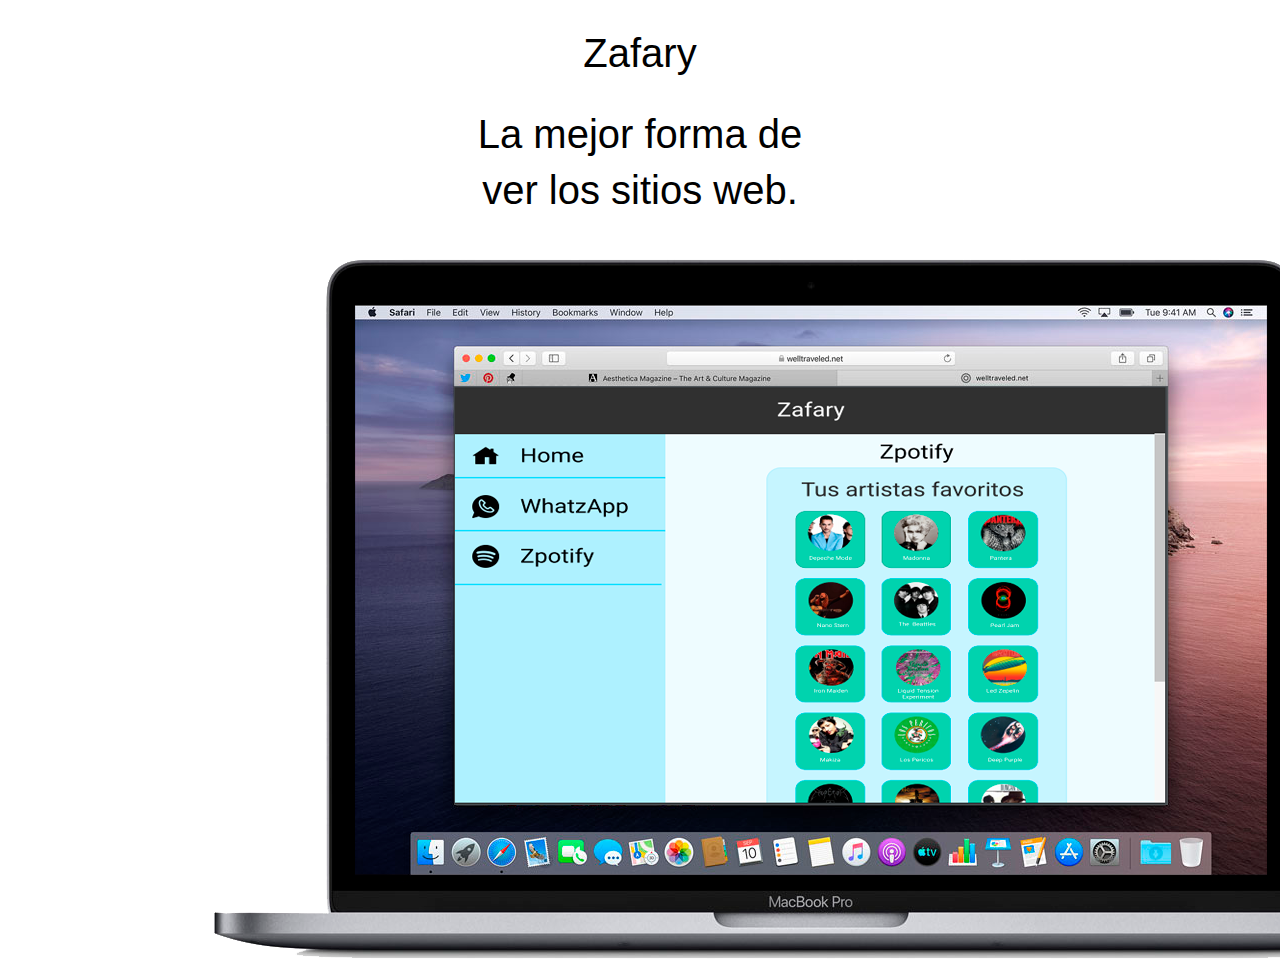
<file: Home/index.html>
<!DOCTYPE html>
<html lang="en">
<head>
    <meta charset="UTF-8">
    <meta name="viewport" content="width=device-width, initial-scale=1.0">
    <meta http-equiv="X-UA-Compatible" content="ie=edge">
    <link rel="stylesheet" href="./styles.css">
    <title>Home</title>
</head>
<body>
    <main>
        <header class="header1">Zafary</header>
        <p class="header1">La mejor forma de ver los sitios web.</p>
        <div>
            <img class="imagen" src="./assets/zafary.png">
        </div>

    </main>
</body>
</html>
</file>
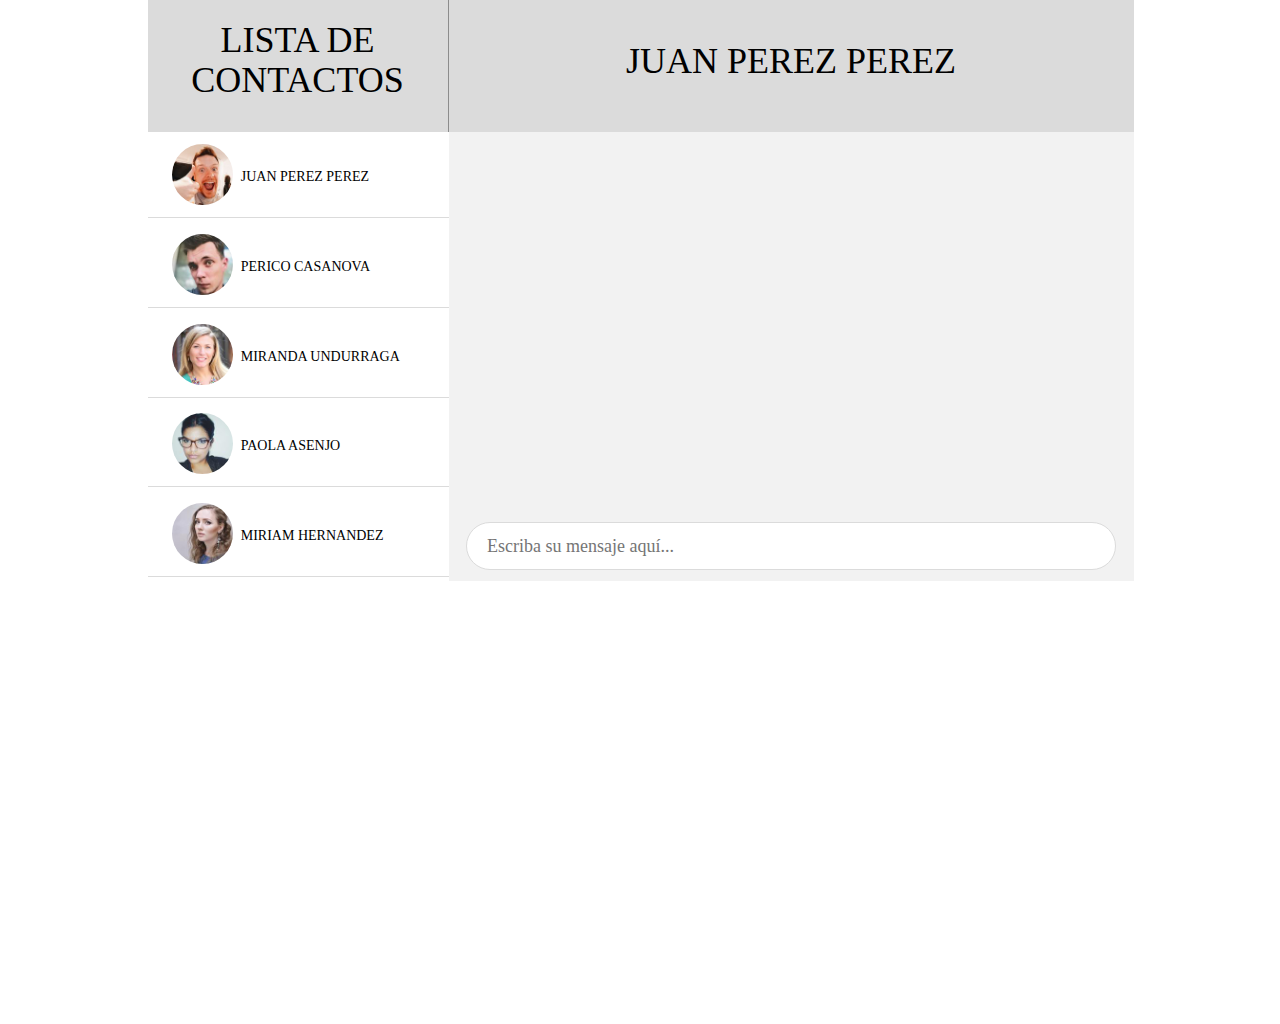
<file: Whatzapp/index.html>
<!DOCTYPE html>
<html lang="en">
<head>
    <meta charset="UTF-8">
    <meta name="viewport" content="width=device-width, initial-scale=1.0">
    <meta http-equiv="X-UA-Compatible" content="ie=edge">
    <link rel="stylesheet" href="./styles.css">
    <title>WhatZaap</title>
</head>
<body>
    <header class="H1">WhatZaap</header>    
    <main>
       
        
        <section class="caja_principal">
            <div class="caja_1">
                <section>
                    <section class="list_contact">LISTA DE CONTACTOS</section>
                </section>
                <section class="caja_2">
                    <div class="contact">
                        <img src="./assets/j_perez.jpg" alt="">
                        <p>JUAN PEREZ PEREZ</p>

                    </div>
                    <div class="contact">
                        <img src="./assets/p_casanova.jpg" alt="">
                        <p>PERICO CASANOVA</p>                        
                        
                    </div>
                    <div class="contact">
                        <img src="./assets/m_undurraga.jpg" alt="">
                        <p>MIRANDA UNDURRAGA</p>                        
                        
                    </div>
                    <div class="contact">
                        <img src="./assets/p_asenjo.jpg" alt="">
                        <p>PAOLA ASENJO</p>                        
                        
                    </div>
                    <div class="contact">
                        <img src="./assets/m_hernandez.jpg" alt="">
                        <p>MIRIAM HERNANDEZ</p>                        
                        
                    </div>
                </section>
            </div>
            <div class="caja_3">
                <article class="top_contact">JUAN PEREZ PEREZ</article>
                <div class="caja_chat">
                    <article class="chat_1"></article>
                    <div class="chat_2"><input placeholder="Escriba su mensaje aquí..."></div>
                </div>
            </div>
        </section>
    </main>
</body>
</html>
</file>
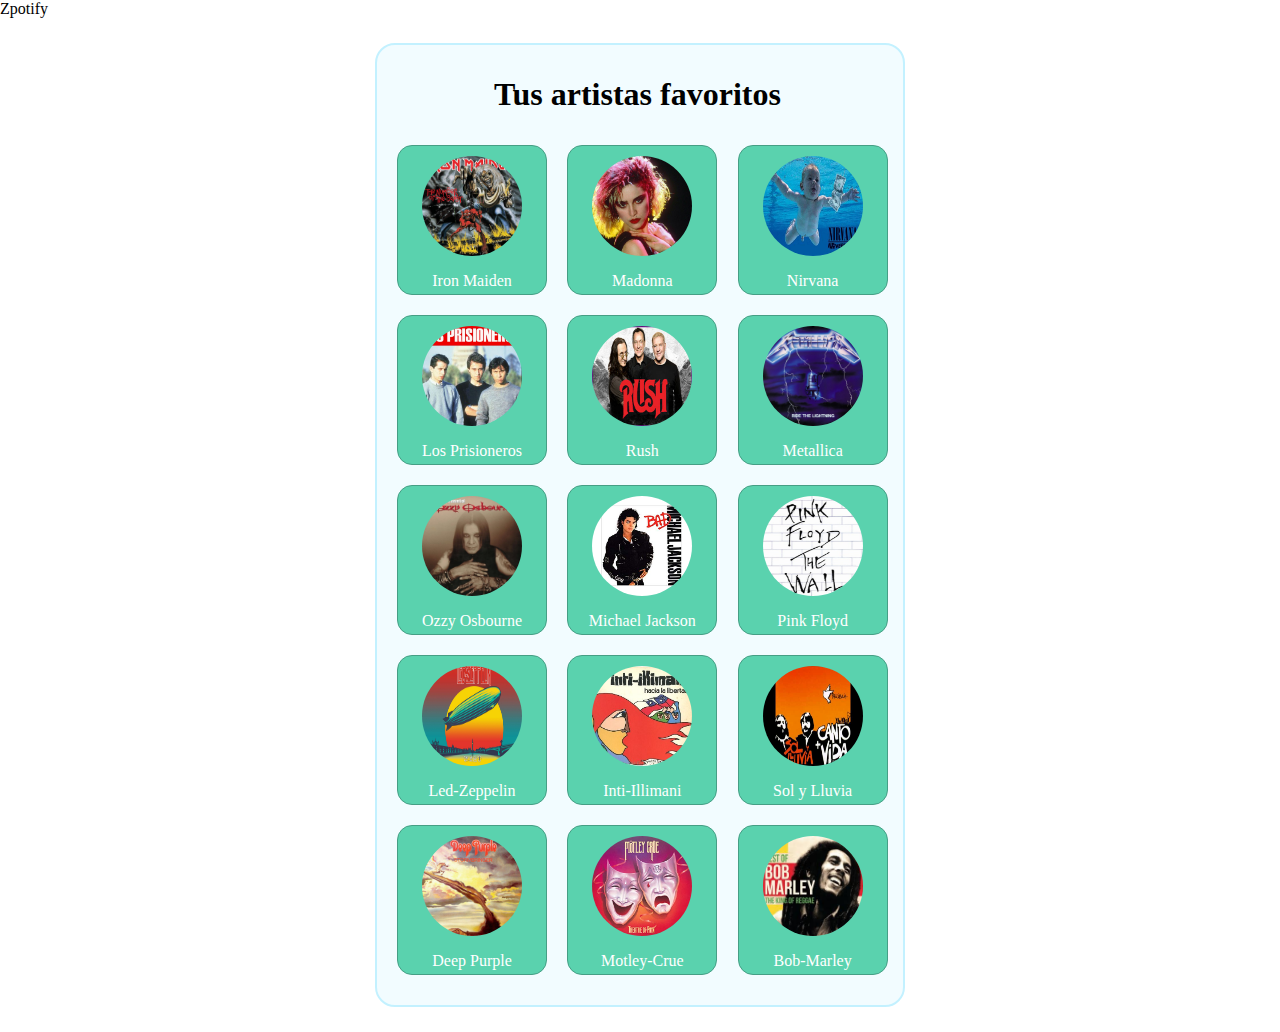
<file: Zpotify/index.html>
<!DOCTYPE html>
<html lang="en">

<head>
    <meta charset="UTF-8">
    <meta name="viewport" content="width=device-width, initial-scale=1.0">
    <meta http-equiv="X-UA-Compatible" content="ie=edge">
    <link rel="stylesheet" href="./styles.css" <title>Zpotify</title>

</head>

<body>
    <main class="contenedor-principal">

        <header>
            <h1>Tus artistas favoritos</h1>
        </header>
        <section class="contenedor-artistas">
            <article class=caja-artista>
                <div>
                    <img src="./assets/iron-maiden-number-of-the-beast.jpg" alt="Artista" title="La Bestia">
                    <p>Iron Maiden</p>
                </div>
            </article>
            <article class=caja-artista>
                <img src="./assets/madonna.jpg" alt="Artista" title="Madonna">
                <p>Madonna</p>
            </article>
            <article class=caja-artista>
                <img src="./assets/nirvana.jpg" alt="Artista" title="Nirvana">
                <p>Nirvana</p>
            </article>
            <article class=caja-artista>
                <img src="./assets/losprisioneros.jpg" alt="Artista" title="Los Prisioneros">
                <p>Los Prisioneros</p>
            </article>
            <article class=caja-artista>
                <img src="./assets/rush.jpg" alt="Artista" title="Rush">
                <p>Rush</p>
            </article>
            <article class=caja-artista>
                <img src="./assets/metallica2.jpeg" alt="Artista" title="Metallica">
                <p>Metallica</p>
            </article>
            <article class=caja-artista>
                <div>
                    <img src="./assets/ozzy.jpg" alt="Artista" title="Ozzy Osbourne">
                    <p>Ozzy Osbourne</p>
                </div>
            </article>
            <article class=caja-artista>
                <img src="./assets/michael.jpg" alt="Artista" title="Michael Jackson">
                <p>Michael Jackson</p>
            </article>
            <article class=caja-artista>
                <img src="./assets/pink-floyd.jpg" alt="Artista" title="Pink Floyd">
                <p>Pink Floyd</p>
            </article>
            <article class=caja-artista>
                <img src="./assets/led-zeppelin.jpg" alt="Artista" title="Led-Zeppelin">
                <p>Led-Zeppelin</p>
            </article>
            <article class=caja-artista>
                <img src="./assets/inti-illimani.jpg" alt="Artista" title="Inti-Illimani">
                <p>Inti-Illimani</p>
            </article>
            <article class=caja-artista>
                <img src="./assets/solylluvia.jpg" alt="Artista" title="Sol y Lluvia">
                <p>Sol y Lluvia</p>
            </article>
            <article class=caja-artista>
                    <img src="./assets/deep-purple.jpg" alt="Artista" title="Deep-Purple">
                    <p>Deep Purple</p>
                </article>
                <article class=caja-artista>
                    <img src="./assets/motley-crue.jpg" alt="Artista" title="Motley-Crue">
                    <p>Motley-Crue</p>
                </article>
                <article class=caja-artista>
                    <img src="./assets/bob-marley.jfif" alt="Artista" title="Bob-Marley">
                    <p>Bob-Marley</p>
                </article>
        </section>
    </main>
</body>

</html>
</file>
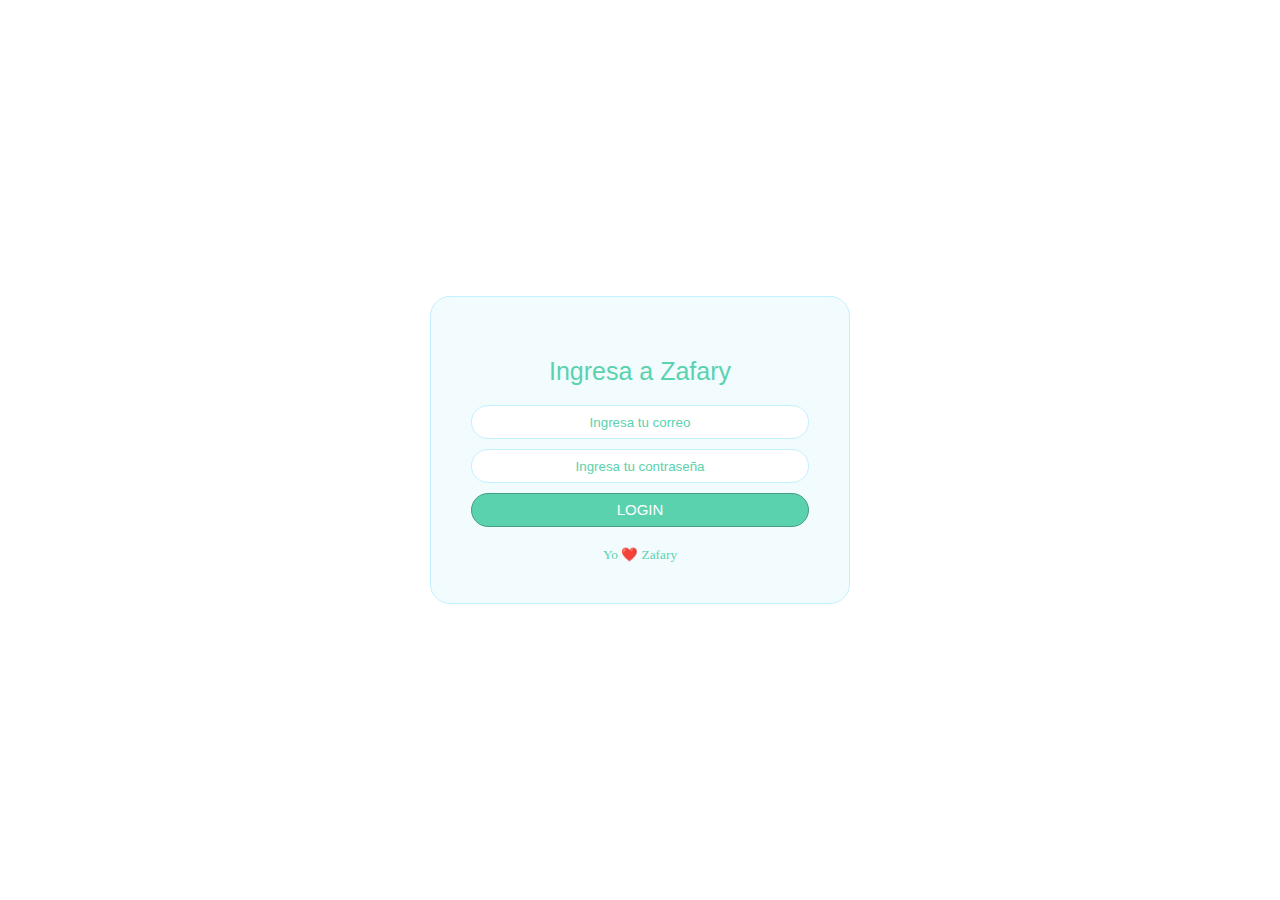
<file: Login/login.html>
<!DOCTYPE html>
<html lang="en">
<head>
    <meta charset="UTF-8">
    <meta name="viewport" content="width=device-width, initial-scale=1.0">
    <meta http-equiv="X-UA-Compatible" content="ie=edge">
    <link rel="stylesheet" href="./styles.css">
    
    <title>Zafary</title>
</head>
<body>
    <main> 
        <section class="caja-login"> 
            <h1>Ingresa a Zafary</h1>
            <form class="formulario-login">
                
                <input name="nom_usuario" type="text" placeholder="Ingresa tu correo" id = "email">
                <input name="Contraseña" type="password" placeholder="Ingresa tu contraseña" id = "contraseña">
                <button type="button" id ="Boton">LOGIN</button>
                <span class="msg" id="mensaje"></span>
                <small> Yo ❤️ Zafary</small>
            </form>
        </section>
    </main>
    <script src="./index.js"></script>
</body>
</html>
</file>
<file: Home/styles.css>
* {
    box-sizing: border-box;
  }
  main{
      display: block;
  }
  body{
    margin: auto;
    box-sizing: border-box;
    display: grid;
    width: 1249px;
  }
.header1 {
    box-sizing: border-box;
    text-align: center;
    font-family: Arial;
    font-size: 40px;
    line-height: 56px;
    margin-top: 25px;
    margin-left: 4;
    padding-left: 450px;
    padding-right: 450px;
    color: #000000;

}
.imagen{
    padding-left: 15%;
    size: 20px;
}
</file>
<file: Whatzapp/styles.css>
* {
    box-sizing: border-box;
}

body {
    margin: 0 auto;
    width: 985px;
    height: 1024px;

    display: grid;
    grid-template-columns: 0 2;
    box-sizing: border-box;

    background: #FFFFFF;
}

main {
    position: absolute;
    width: 985px;
    height: 1024px;
}

.H1 {
    box-sizing: border-box;
    text-align: center;
    font-family: Arial;
    font-size: 30px;
    line-height: 56px;
    margin-top: 25px;
    margin-bottom: 25px;
    color: #000000;

}
.caja_1 {
    width: 301px;
    height: 1014px;

    background: #FFFFFF;
    box-sizing: border-box;
    float: left;

}

.caja_2 {
    width: 301px;
    height: 449px;

    background: #FFFFFF;
    box-sizing: border-box;
    display: grid;
}

.caja_3 {
    width: 685px;
    height: 1014px;
    box-sizing: border-box;
    margin-left: 301px;
}


.caja_chat {
    width: 685px;
    height: 449px;
    box-sizing: border-box;
    background: #F2F2F2;
}

.chat_1 {
    width: 685px;
    height: 390px;
    box-sizing: border-box;
}

.chat_2 {
    width: 685px;
    height: 48px;
    box-sizing: border-box;
    background: #F2F2F2;
    text-align: center;
}

.list_contact {
    width: 301px;
    height: 132px;
    background: #DBDBDB;
    box-sizing: border-box;
    font-family: Roboto;
    font-style: normal;
    font-weight: normal;
    font-size: 36px;
    line-height: 42px;
    color: #000000;
    border-right: 1px solid #8C8C8C;
    text-align: center;
    line-height: 40px;
    padding-top: 20px;
}

.contact {
    display: grid;
    grid-template-columns: 25% 70%;
    box-sizing: border-box;
    vertical-align: middle;
    align-content: center;
    width: 301px;
    height: 86px;
    border-bottom: 1px solid #DBDBDB;
    background: #FFFFFF;
    padding-left: 24px;
}

img {
    width: 61px;
    height: 61px;
    border-radius: 50%;

}

p {
    font-family: Roboto;
    font-style: normal;
    font-weight: normal;
    font-size: 14px;
    line-height: 16px;
    color: #000000;
    margin-top: 25px;
}

.top_contact {
    width: 685px;
    height: 132px;
    box-sizing: border-box;
    font-family: Roboto;
    font-style: normal;
    font-weight: normal;
    font-size: 36px;
    line-height: 42px;
    background: #DBDBDB;
    text-align: center;
    padding-top: 40px;
}

input {
    width: 650px;
    height: 48px;
    font-family: Roboto;
    font-style: normal;
    font-weight: normal;
    font-size: 18px;
    line-height: 21px;
    border-radius: 25px;
    box-sizing: border-box;
    border: 1px solid #DBDBDB;
    text-align: left;
    padding-left: 20px;
    color: #8F8F8F;
}
</file>
<file: Zpotify/styles.css>
* {
    box-sizing: border-box;
}

body {
    margin: 0;
}


main{
    display: block;
}


.imagen {
    width: 70px;
    height: 70px;
    border-radius: 45%;
}


.contenedor-principal {
    margin: 0 auto;
    margin-top: 25px;
    margin-bottom: 25px;    
    width: 530px;
    padding-top: 10px;
    padding-left: 10px;
    padding-right: 15px;
    padding-bottom: 10px;
    background: #F2FCFF;
    border: 2px solid #C3F1FF;
    border-radius: 20px;
}

.contenedor-principal h1{
   text-align: center;
}

p {
    text-align: center;
    color: #FFF;
}
.contenedor-artistas {
    display: grid;
    grid-template-columns: 33.33% 33.33% 33.34%;
    padding: 10px;
    grid-row-gap: 10px;
    grid-column-gap: 10px;
}

img {
    width: 100px;    
    height: 100px;
    border-radius: 50%;
    display: block;
    margin: auto;
    
}

.caja-artista {
    width: 150px;
    height: 150px;
    border: 1px solid #469F85 ;
    background: #5AD2AE;
    padding: 10px;
    margin-bottom: 10px;
    border-radius: 15px;
}
</file>
<file: Login/styles.css>
* {
    box-sizing: border-box;
  }
  
  body {
    margin: 0;
    display: grid;
    grid-template-columns: 1fr;
    position: absolute;
    top: 0;
    bottom: 0;
    left: 0;
    right: 0;
  }
  
  main {
    display: grid;
    align-items: center;
    justify-items: center;
  }
     
  
  .caja-login {
    /*display: grid; 
    grid-template-columns: 1fr;
    grid-row-gap: 10px;
    box-sizing: border-box;
    border-radius: 30px; */
    width: 420px;
    padding: 40px 40px;
    background: #F2FCFF;
    border: 1px solid #C3F1FF;
    border-radius: 20px;
    box-sizing: border-box;
  
  }
  
  .caja-login h1 {
    font-family: -apple-system, BlinkMacSystemFont, 'Segoe UI', Roboto, Oxygen, Ubuntu, Cantarell, 'Open Sans', 'Helvetica Neue', sans-serif;
    font-style: normal;
    font-weight: normal;
    font-size: 25px;
    line-height: 35px;
    text-align: center;
    color: #5AD2AE;
  }
  

  .caja-principal {
    margin: 0 auto;
    margin-top: 230px;
    margin-bottom: 230px;    
    width: 350px;
    display: grid;
    align-items: center;
    justify-items: center;
    background: #F2FCFF;
    border: 2px solid #C3F1FF;
    box-sizing: border-box;
    border-radius: 30px;
  }

  .formulario-login {
    display: grid;
    grid-template-columns: 1fr;
    grid-row-gap: 10px;
    /* box-sizing: border-box;
    border-radius: 30px; */

        
  }
  
  .formulario-login small {
    text-align: center;
    position: relative;
    color: gray;
    right: 0px;
  }
  
  .formulario-login input {
    height: 34px;
    text-align: center; 
    background: #FFFFFF;
    border: 1px solid #C3F1FF;
    box-sizing: border-box;
    border-radius: 39.5px;
  }
  
  .formulario-login button {
    height: 34px;

    /* width: 500px;
    height: 80px; */

   background: #5AD2AE;
   border: 1px solid #469F85;
   box-sizing: border-box;
   border-radius: 39.5px;
  
   font-style: normal;
   font-weight: normal;
   font-size: 15px;
   line-height: 30px;
   color: #FFFFFF;
    
  }
  
  input {

    border-radius: 30px;
  }
  /* Efecto al pasar encima el mouse */
  .formulario-login button:hover {
    cursor: pointer;
    background: rgb(20, 138, 100);
    color: #FFF;
    
  }
  
  .formulario-login small {
    color: #5AD2AE;
  }
  
  /* Color de texto de ayuda */
  .formulario-login input::placeholder {
    color: #5AD2AE;
    opacity: 1;
  }

  button {
    
    border-radius: 30px;
  }

  .msg{
    font-family: Arial;
    font-style: normal;
    font-weight: normal;
    font-size: 13px;
    line-height: 21px;
    text-align: center;
    color:red;
  }
</file>
